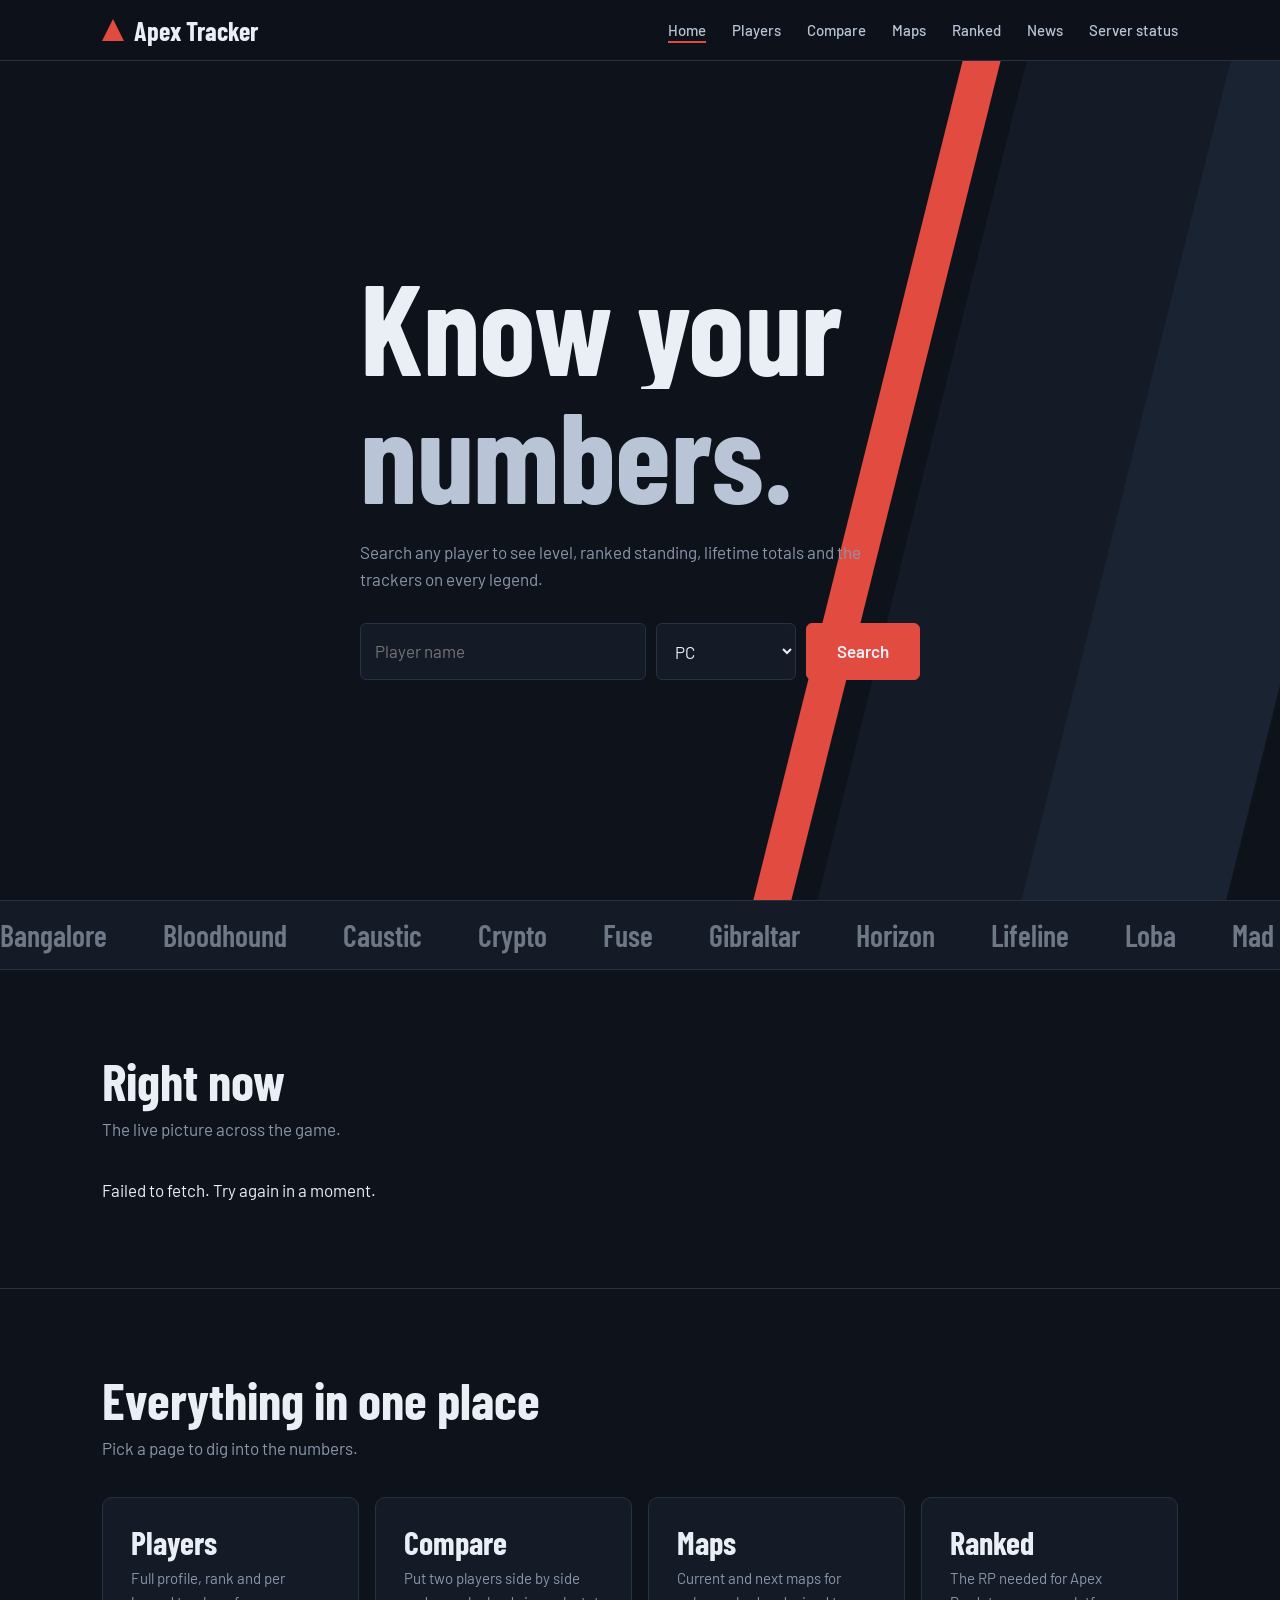
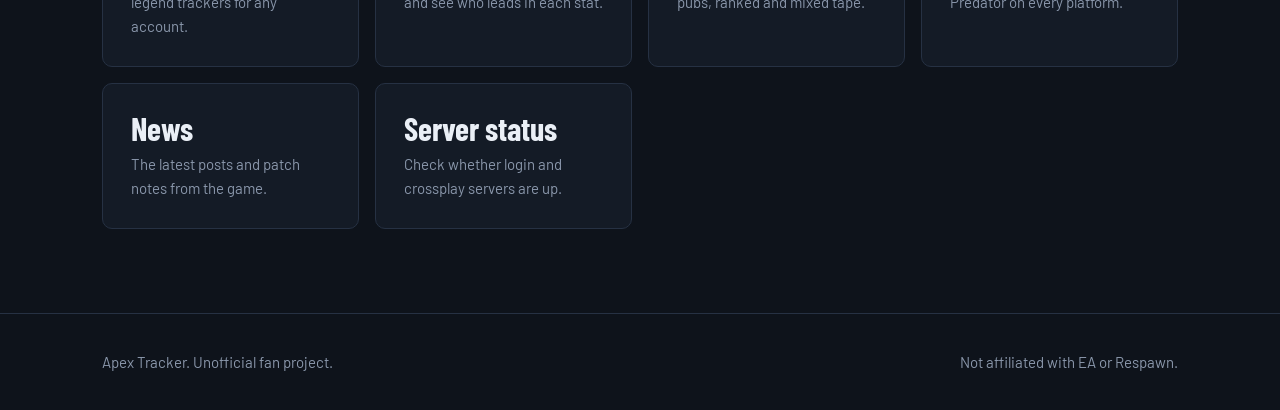
<file: index.html>
<!DOCTYPE html>
<html lang="en">
<head>
<meta charset="utf-8">
<meta name="viewport" content="width=device-width, initial-scale=1">
<title>Apex Tracker | Apex Tracker</title>
<link rel="stylesheet" href="https://fonts.googleapis.com/css2?family=Barlow+Condensed:wght@500;600;700&family=Barlow:wght@400;500;600&display=swap">
<link rel="stylesheet" href="css/style.css">
</head>
<body data-page="home">
<nav><div class="wrap">
  <a class="logo" href="index.html"><i></i>Apex Tracker</a>
  <ul>
    <li><a href="index.html" data-r="home">Home</a></li><li><a href="players.html" data-r="players">Players</a></li>
    <li><a href="compare.html" data-r="compare">Compare</a></li><li><a href="maps.html" data-r="maps">Maps</a></li>
    <li><a href="ranked.html" data-r="ranked">Ranked</a></li><li><a href="news.html" data-r="news">News</a></li>
    <li><a href="status.html" data-r="status">Server status</a></li>
  </ul>
</div></nav>
<main>
<div class="page">
<header class="hero">
    <div class="slab a"></div><div class="slab b"></div><div class="slab c"></div>
    <div class="wrap">
      <h1><span><b>Know your</b></span><span><b>numbers.</b></span></h1>
      <p class="lead">Search any player to see level, ranked standing, lifetime totals and the trackers on every legend.</p>
      <form id="hf">
        <input id="hp" placeholder="Player name" required aria-label="Player name">
        <select id="hpl" aria-label="Platform"><option value="PC">PC</option><option value="PS4">PlayStation</option><option value="X1">Xbox</option></select>
        <button type="submit">Search</button>
      </form>
    </div>
  </header>
  <div class="marq" aria-hidden="true"><div id="mq"></div></div>
  <section class="s"><div class="wrap">
    <h2 class="rv">Right now</h2>
    <p class="lead rv" style="--d:.1s">The live picture across the game.</p>
    <div class="rp" id="live">Loading</div>
  </div></section>
  <section class="s"><div class="wrap">
    <h2 class="rv">Everything in one place</h2>
    <p class="lead rv" style="--d:.1s">Pick a page to dig into the numbers.</p>
    <div class="tiles">
      <a class="tile rv" href="players.html"><h3>Players</h3><p>Full profile, rank and per legend trackers for any account.</p></a>
      <a class="tile rv" style="--d:.08s" href="compare.html"><h3>Compare</h3><p>Put two players side by side and see who leads in each stat.</p></a>
      <a class="tile rv" style="--d:.16s" href="maps.html"><h3>Maps</h3><p>Current and next maps for pubs, ranked and mixed tape.</p></a>
      <a class="tile rv" href="ranked.html"><h3>Ranked</h3><p>The RP needed for Apex Predator on every platform.</p></a>
      <a class="tile rv" style="--d:.08s" href="news.html"><h3>News</h3><p>The latest posts and patch notes from the game.</p></a>
      <a class="tile rv" style="--d:.16s" href="status.html"><h3>Server status</h3><p>Check whether login and crossplay servers are up.</p></a>
    </div>
  </div></section>
</div>
</main>
<footer><div class="wrap"><span>Apex Tracker. Unofficial fan project.</span><span>Not affiliated with EA or Respawn.</span></div></footer>
<script src="js/config.js"></script>
<script src="js/app.js"></script>
</body>
</html>
</file>
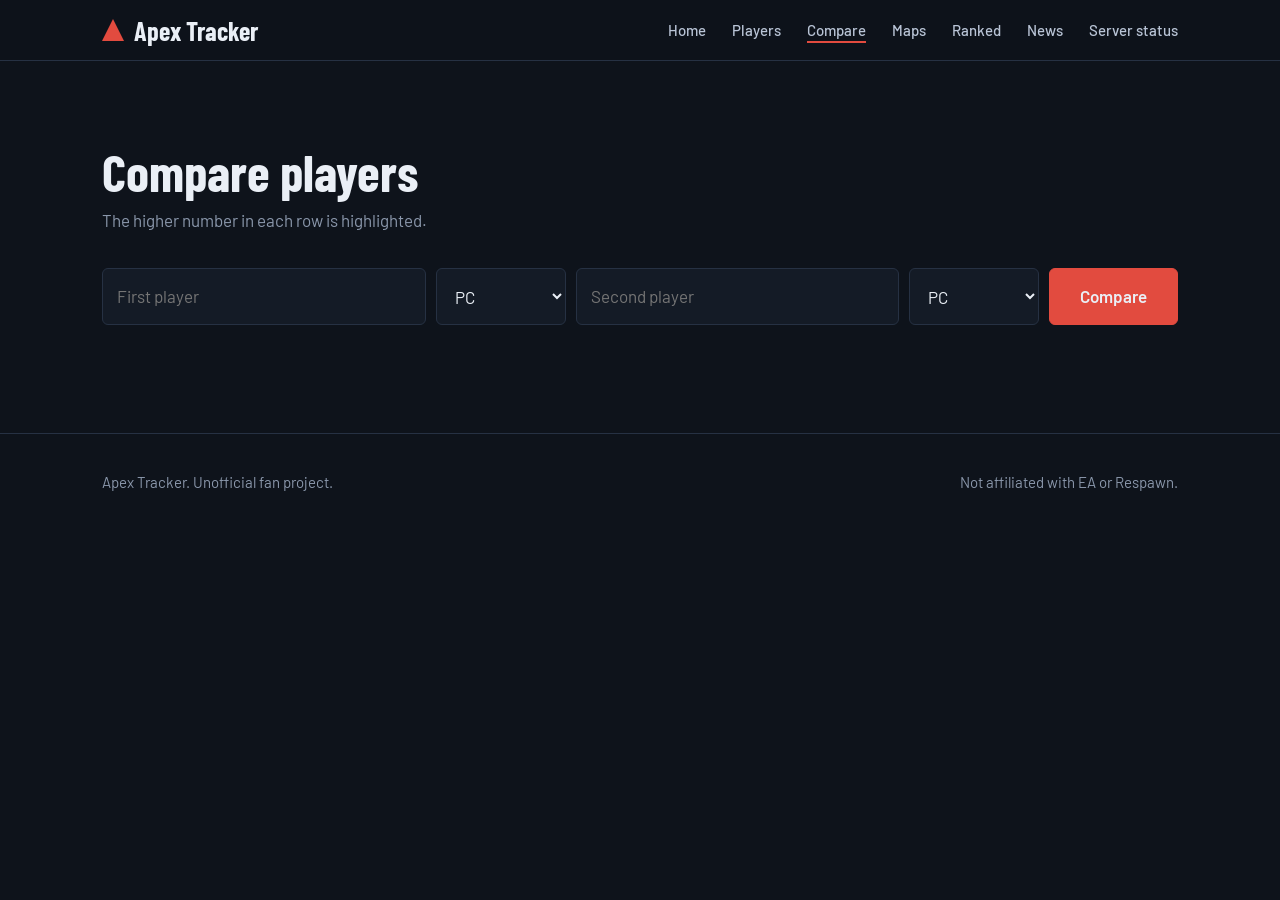
<file: compare.html>
<!DOCTYPE html>
<html lang="en">
<head>
<meta charset="utf-8">
<meta name="viewport" content="width=device-width, initial-scale=1">
<title>Compare | Apex Tracker</title>
<link rel="stylesheet" href="https://fonts.googleapis.com/css2?family=Barlow+Condensed:wght@500;600;700&family=Barlow:wght@400;500;600&display=swap">
<link rel="stylesheet" href="css/style.css">
</head>
<body data-page="compare">
<nav><div class="wrap">
  <a class="logo" href="index.html"><i></i>Apex Tracker</a>
  <ul>
    <li><a href="index.html" data-r="home">Home</a></li><li><a href="players.html" data-r="players">Players</a></li>
    <li><a href="compare.html" data-r="compare">Compare</a></li><li><a href="maps.html" data-r="maps">Maps</a></li>
    <li><a href="ranked.html" data-r="ranked">Ranked</a></li><li><a href="news.html" data-r="news">News</a></li>
    <li><a href="status.html" data-r="status">Server status</a></li>
  </ul>
</div></nav>
<main>
<div class="page">
<section class="s"><div class="wrap">
  <h2 class="rv">Compare players</h2>
  <p class="lead rv" style="--d:.1s">The higher number in each row is highlighted.</p>
  <form class="cf" id="cf" style="animation:none;opacity:1;max-width:none">
    <input id="ca" placeholder="First player" required aria-label="First player">
    <select id="cap" aria-label="First platform"><option value="PC">PC</option><option value="PS4">PlayStation</option><option value="X1">Xbox</option></select>
    <input id="cb" placeholder="Second player" required aria-label="Second player">
    <select id="cbp" aria-label="Second platform"><option value="PC">PC</option><option value="PS4">PlayStation</option><option value="X1">Xbox</option></select>
    <button type="submit">Compare</button>
  </form>
  <div id="cmsg" role="status"></div>
  <div id="cout" style="margin-top:24px"></div>
</div></section>
</div>
</main>
<footer><div class="wrap"><span>Apex Tracker. Unofficial fan project.</span><span>Not affiliated with EA or Respawn.</span></div></footer>
<script src="js/config.js"></script>
<script src="js/app.js"></script>
</body>
</html>
</file>
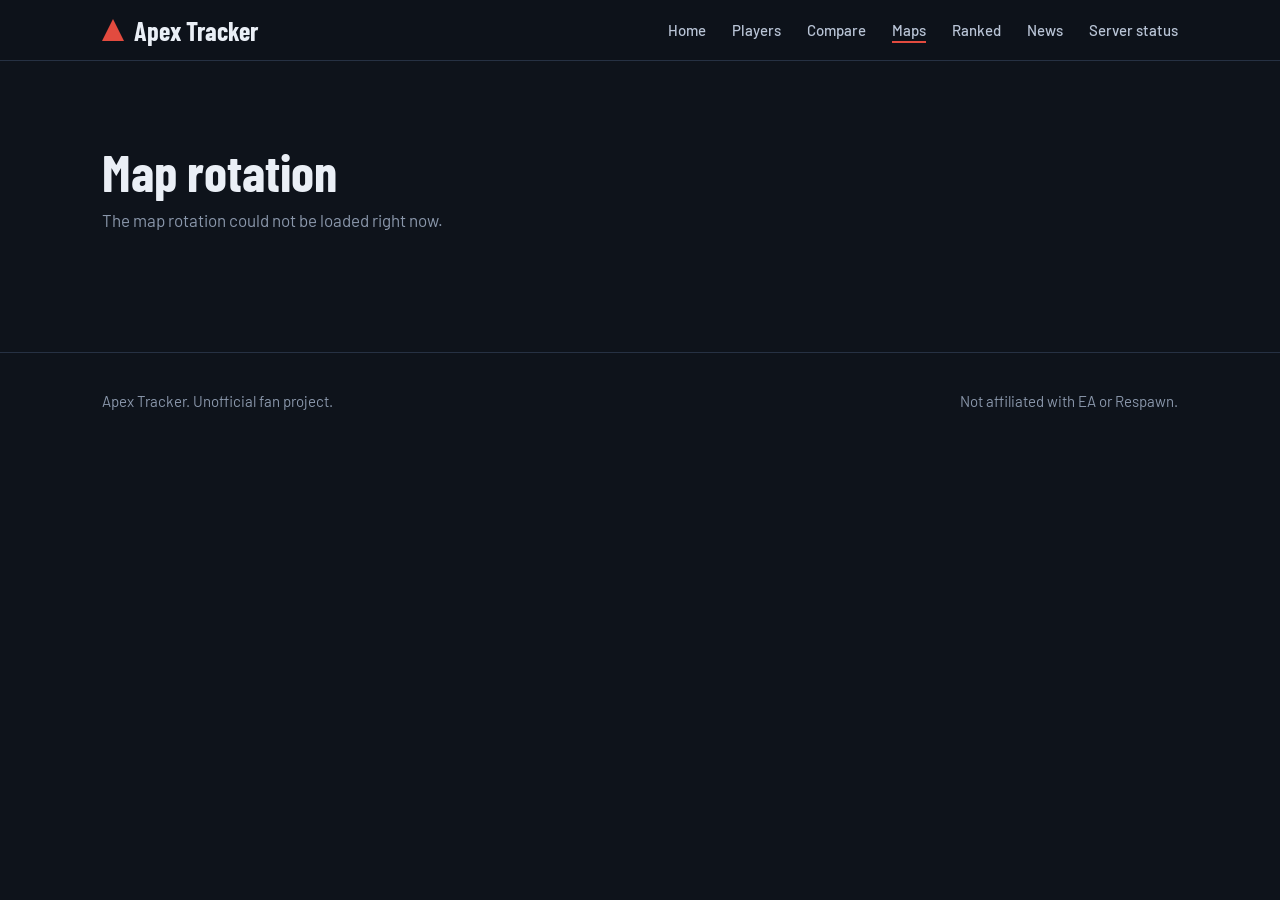
<file: maps.html>
<!DOCTYPE html>
<html lang="en">
<head>
<meta charset="utf-8">
<meta name="viewport" content="width=device-width, initial-scale=1">
<title>Maps | Apex Tracker</title>
<link rel="stylesheet" href="https://fonts.googleapis.com/css2?family=Barlow+Condensed:wght@500;600;700&family=Barlow:wght@400;500;600&display=swap">
<link rel="stylesheet" href="css/style.css">
</head>
<body data-page="maps">
<nav><div class="wrap">
  <a class="logo" href="index.html"><i></i>Apex Tracker</a>
  <ul>
    <li><a href="index.html" data-r="home">Home</a></li><li><a href="players.html" data-r="players">Players</a></li>
    <li><a href="compare.html" data-r="compare">Compare</a></li><li><a href="maps.html" data-r="maps">Maps</a></li>
    <li><a href="ranked.html" data-r="ranked">Ranked</a></li><li><a href="news.html" data-r="news">News</a></li>
    <li><a href="status.html" data-r="status">Server status</a></li>
  </ul>
</div></nav>
<main>
<div class="page">
<section class="s"><div class="wrap">
  <h2 class="rv">Map rotation</h2>
  <p class="lead rv" style="--d:.1s" id="mapsNote">Loading the current rotation.</p>
  <div class="maps" id="mapsGrid"></div>
</div></section>
</div>
</main>
<footer><div class="wrap"><span>Apex Tracker. Unofficial fan project.</span><span>Not affiliated with EA or Respawn.</span></div></footer>
<script src="js/config.js"></script>
<script src="js/app.js"></script>
</body>
</html>
</file>
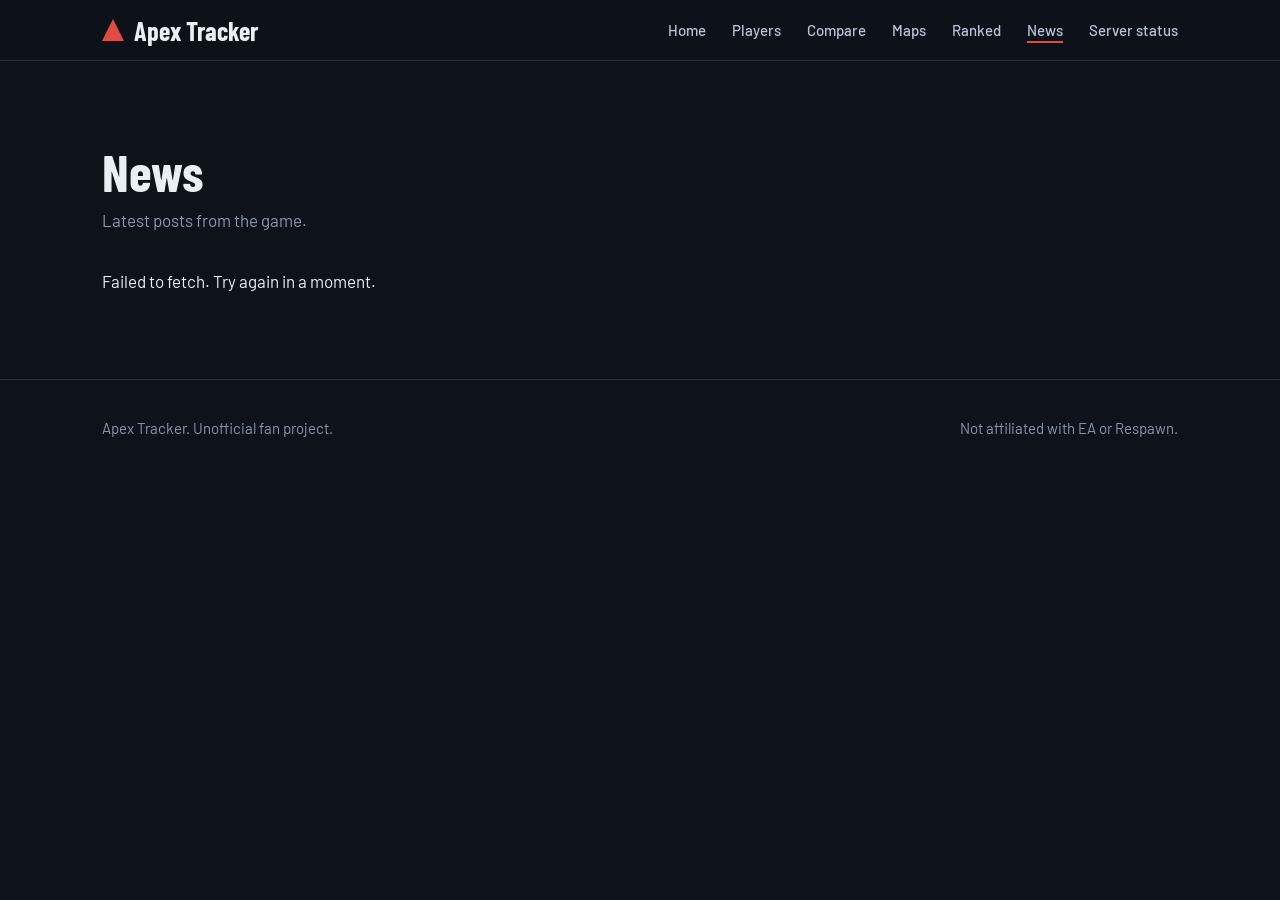
<file: news.html>
<!DOCTYPE html>
<html lang="en">
<head>
<meta charset="utf-8">
<meta name="viewport" content="width=device-width, initial-scale=1">
<title>News | Apex Tracker</title>
<link rel="stylesheet" href="https://fonts.googleapis.com/css2?family=Barlow+Condensed:wght@500;600;700&family=Barlow:wght@400;500;600&display=swap">
<link rel="stylesheet" href="css/style.css">
</head>
<body data-page="news">
<nav><div class="wrap">
  <a class="logo" href="index.html"><i></i>Apex Tracker</a>
  <ul>
    <li><a href="index.html" data-r="home">Home</a></li><li><a href="players.html" data-r="players">Players</a></li>
    <li><a href="compare.html" data-r="compare">Compare</a></li><li><a href="maps.html" data-r="maps">Maps</a></li>
    <li><a href="ranked.html" data-r="ranked">Ranked</a></li><li><a href="news.html" data-r="news">News</a></li>
    <li><a href="status.html" data-r="status">Server status</a></li>
  </ul>
</div></nav>
<main>
<div class="page">
<section class="s"><div class="wrap">
  <h2 class="rv">News</h2>
  <p class="lead rv" style="--d:.1s">Latest posts from the game.</p>
  <div class="news" id="newsGrid">Loading</div>
</div></section>
</div>
</main>
<footer><div class="wrap"><span>Apex Tracker. Unofficial fan project.</span><span>Not affiliated with EA or Respawn.</span></div></footer>
<script src="js/config.js"></script>
<script src="js/app.js"></script>
</body>
</html>
</file>
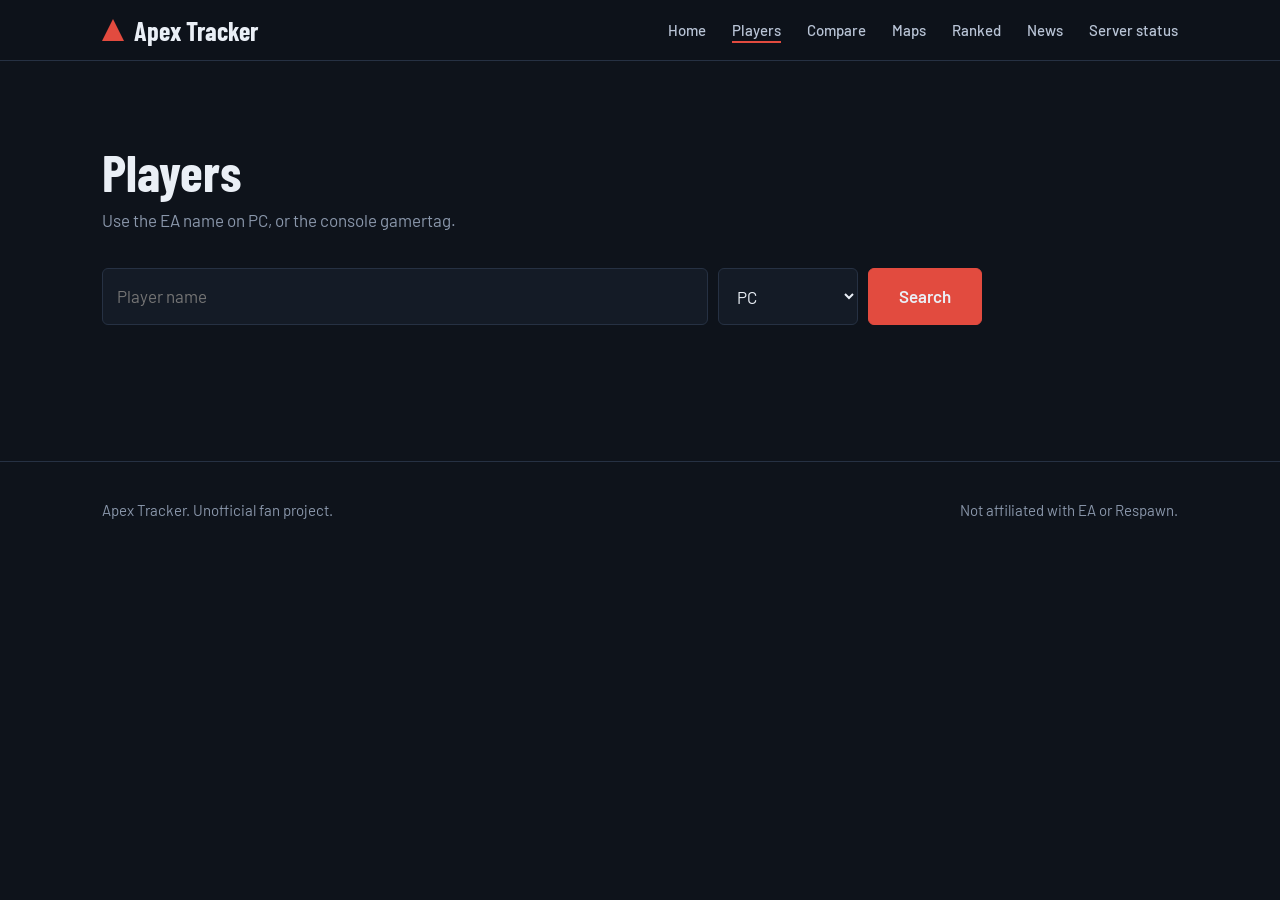
<file: players.html>
<!DOCTYPE html>
<html lang="en">
<head>
<meta charset="utf-8">
<meta name="viewport" content="width=device-width, initial-scale=1">
<title>Players | Apex Tracker</title>
<link rel="stylesheet" href="https://fonts.googleapis.com/css2?family=Barlow+Condensed:wght@500;600;700&family=Barlow:wght@400;500;600&display=swap">
<link rel="stylesheet" href="css/style.css">
</head>
<body data-page="players">
<nav><div class="wrap">
  <a class="logo" href="index.html"><i></i>Apex Tracker</a>
  <ul>
    <li><a href="index.html" data-r="home">Home</a></li><li><a href="players.html" data-r="players">Players</a></li>
    <li><a href="compare.html" data-r="compare">Compare</a></li><li><a href="maps.html" data-r="maps">Maps</a></li>
    <li><a href="ranked.html" data-r="ranked">Ranked</a></li><li><a href="news.html" data-r="news">News</a></li>
    <li><a href="status.html" data-r="status">Server status</a></li>
  </ul>
</div></nav>
<main>
<div class="page">
<section class="s"><div class="wrap">
  <h2 class="rv">Players</h2>
  <p class="lead rv" style="--d:.1s">Use the EA name on PC, or the console gamertag.</p>
  <form id="f">
    <input id="player" placeholder="Player name" required aria-label="Player name">
    <select id="platform" aria-label="Platform"><option value="PC">PC</option><option value="PS4">PlayStation</option><option value="X1">Xbox</option></select>
    <button type="submit">Search</button>
  </form>
  <div class="recent" id="recent"></div>
  <div id="msg" role="status"></div>
  <div id="lookup" hidden style="margin-top:40px"><div id="out"></div></div>
</div></section>
</div>
</main>
<footer><div class="wrap"><span>Apex Tracker. Unofficial fan project.</span><span>Not affiliated with EA or Respawn.</span></div></footer>
<script src="js/config.js"></script>
<script src="js/app.js"></script>
</body>
</html>
</file>
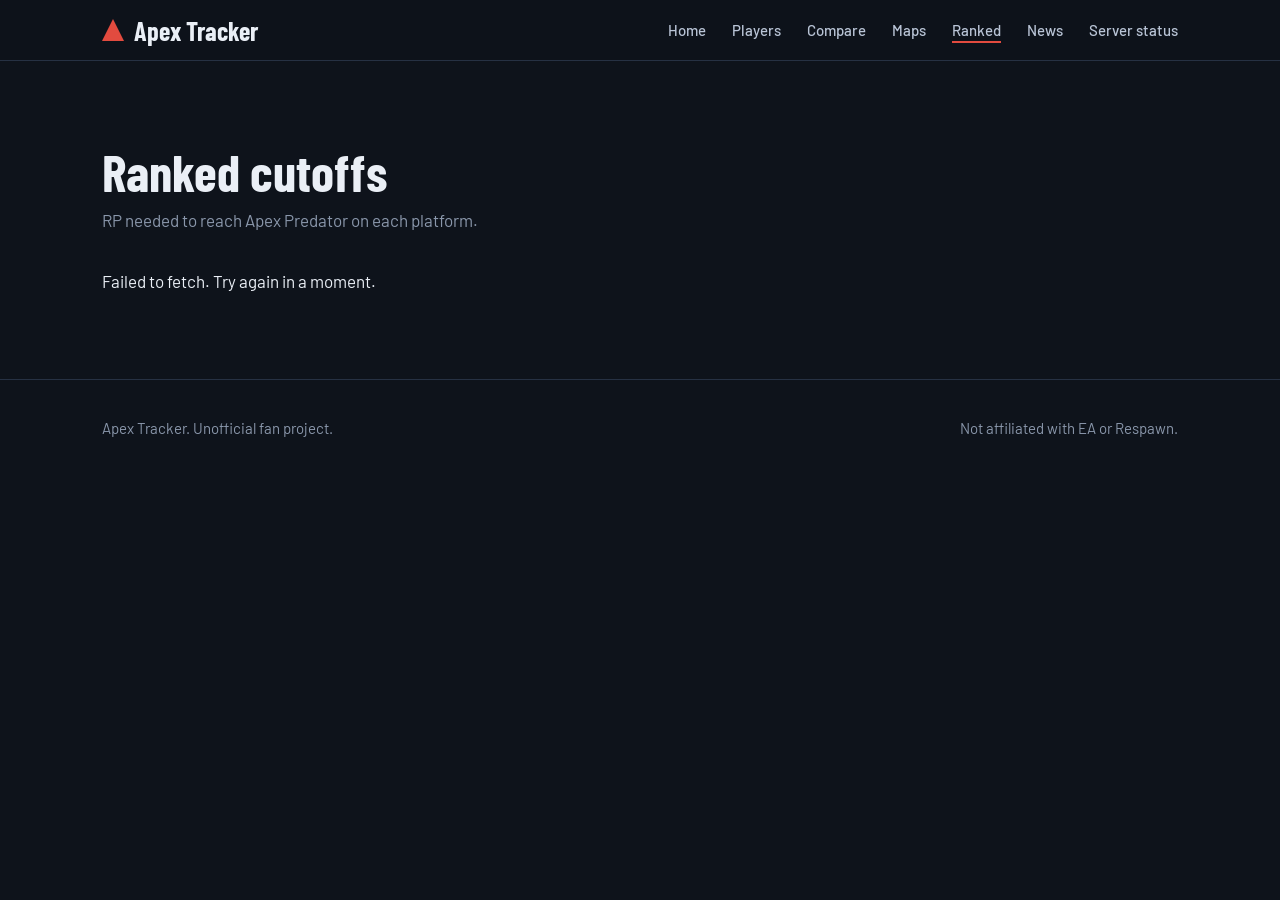
<file: ranked.html>
<!DOCTYPE html>
<html lang="en">
<head>
<meta charset="utf-8">
<meta name="viewport" content="width=device-width, initial-scale=1">
<title>Ranked | Apex Tracker</title>
<link rel="stylesheet" href="https://fonts.googleapis.com/css2?family=Barlow+Condensed:wght@500;600;700&family=Barlow:wght@400;500;600&display=swap">
<link rel="stylesheet" href="css/style.css">
</head>
<body data-page="ranked">
<nav><div class="wrap">
  <a class="logo" href="index.html"><i></i>Apex Tracker</a>
  <ul>
    <li><a href="index.html" data-r="home">Home</a></li><li><a href="players.html" data-r="players">Players</a></li>
    <li><a href="compare.html" data-r="compare">Compare</a></li><li><a href="maps.html" data-r="maps">Maps</a></li>
    <li><a href="ranked.html" data-r="ranked">Ranked</a></li><li><a href="news.html" data-r="news">News</a></li>
    <li><a href="status.html" data-r="status">Server status</a></li>
  </ul>
</div></nav>
<main>
<div class="page">
<section class="s"><div class="wrap">
  <h2 class="rv">Ranked cutoffs</h2>
  <p class="lead rv" style="--d:.1s">RP needed to reach Apex Predator on each platform.</p>
  <div class="rp" id="rpGrid">Loading</div>
</div></section>
</div>
</main>
<footer><div class="wrap"><span>Apex Tracker. Unofficial fan project.</span><span>Not affiliated with EA or Respawn.</span></div></footer>
<script src="js/config.js"></script>
<script src="js/app.js"></script>
</body>
</html>
</file>
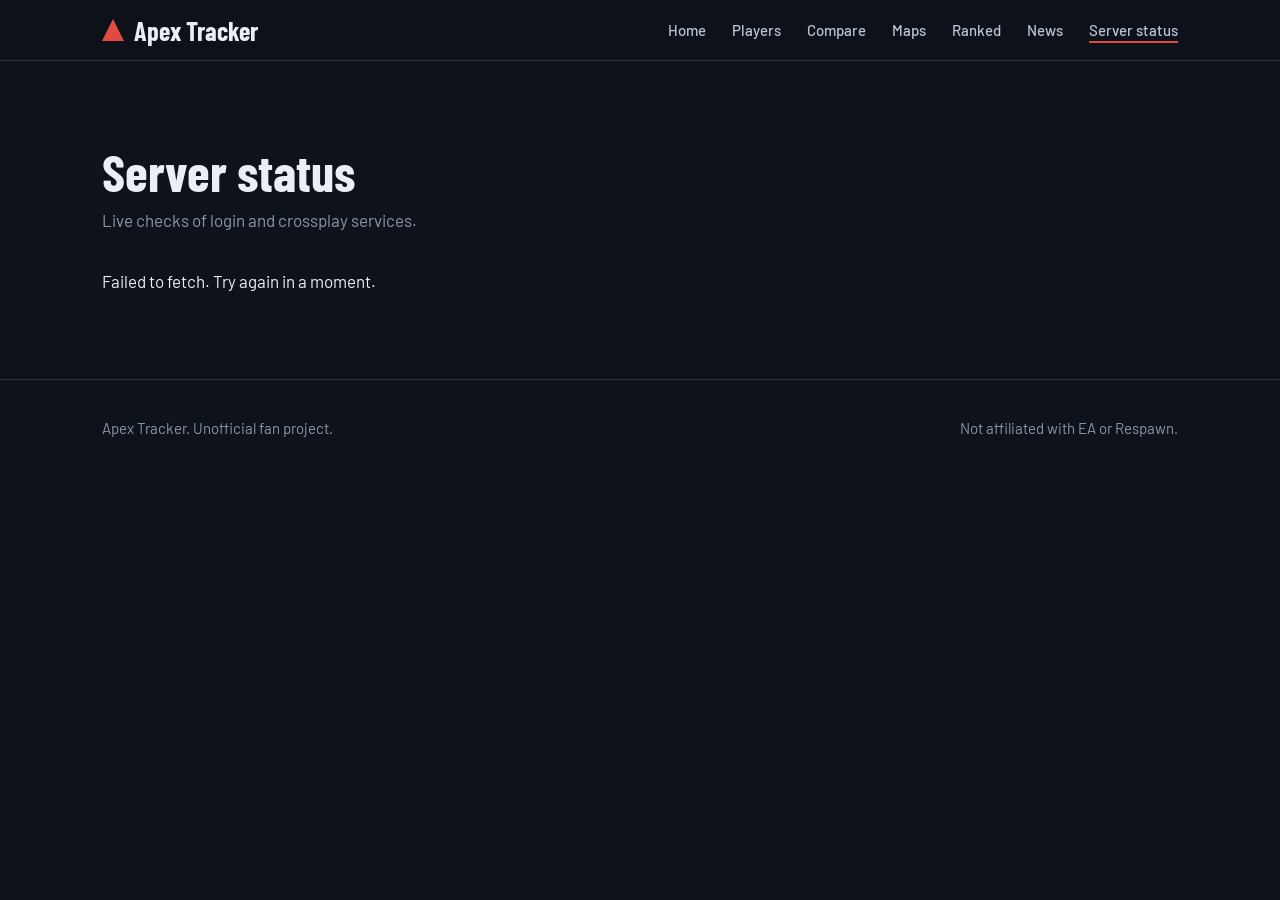
<file: status.html>
<!DOCTYPE html>
<html lang="en">
<head>
<meta charset="utf-8">
<meta name="viewport" content="width=device-width, initial-scale=1">
<title>Server status | Apex Tracker</title>
<link rel="stylesheet" href="https://fonts.googleapis.com/css2?family=Barlow+Condensed:wght@500;600;700&family=Barlow:wght@400;500;600&display=swap">
<link rel="stylesheet" href="css/style.css">
</head>
<body data-page="status">
<nav><div class="wrap">
  <a class="logo" href="index.html"><i></i>Apex Tracker</a>
  <ul>
    <li><a href="index.html" data-r="home">Home</a></li><li><a href="players.html" data-r="players">Players</a></li>
    <li><a href="compare.html" data-r="compare">Compare</a></li><li><a href="maps.html" data-r="maps">Maps</a></li>
    <li><a href="ranked.html" data-r="ranked">Ranked</a></li><li><a href="news.html" data-r="news">News</a></li>
    <li><a href="status.html" data-r="status">Server status</a></li>
  </ul>
</div></nav>
<main>
<div class="page">
<section class="s"><div class="wrap">
  <h2 class="rv">Server status</h2>
  <p class="lead rv" style="--d:.1s">Live checks of login and crossplay services.</p>
  <div class="rp" id="svGrid">Loading</div>
</div></section>
</div>
</main>
<footer><div class="wrap"><span>Apex Tracker. Unofficial fan project.</span><span>Not affiliated with EA or Respawn.</span></div></footer>
<script src="js/config.js"></script>
<script src="js/app.js"></script>
</body>
</html>
</file>
<file: css/style.css>
:root{--bg:#0e131b;--bg2:#141b26;--line:#263143;--text:#eaeff6;--muted:#8a97ab;--red:#e24b3f;--steel:#b9c4d6;--ease:cubic-bezier(.2,.7,.2,1);
--head:"Barlow Condensed","Arial Narrow",sans-serif;--body:"Barlow",system-ui,sans-serif}
*{box-sizing:border-box}html{scroll-behavior:smooth;scroll-padding-top:70px}
body{margin:0;background:var(--bg);color:var(--text);font:400 17px/1.6 var(--body);overflow-x:hidden}
a{color:inherit}
.wrap{max-width:1120px;margin:0 auto;padding:0 22px}
h1,h2,h3{font-family:var(--head);margin:0;line-height:1}
h2{font-size:clamp(34px,5vw,52px);margin-bottom:10px}
.lead{color:var(--muted);max-width:56ch;margin:0 0 34px}
/* nav */
nav{position:sticky;top:0;z-index:20;background:rgba(14,19,27,.9);backdrop-filter:blur(8px);border-bottom:1px solid var(--line)}
nav .wrap{display:flex;align-items:center;justify-content:space-between;height:60px}
.logo{font:700 26px var(--head);text-decoration:none;display:flex;align-items:center;gap:10px}
.logo i{width:22px;height:22px;background:var(--red);clip-path:polygon(50% 0,100% 100%,0 100%);display:block}
nav ul{display:flex;gap:26px;list-style:none;margin:0;padding:0}
nav ul a{text-decoration:none;color:var(--steel);font-weight:500;font-size:15px;position:relative;padding:4px 0}
nav ul a::after{content:"";position:absolute;left:0;bottom:0;height:2px;width:100%;background:var(--red);transform:scaleX(0);transform-origin:left;transition:transform .35s var(--ease)}
nav ul a:hover::after{transform:scaleX(1)}
/* hero */
.hero{position:relative;min-height:calc(100vh - 60px);display:flex;align-items:center;overflow:hidden;border-bottom:1px solid var(--line)}
.slab{position:absolute;top:-10%;bottom:-10%;transform:skewX(-14deg) translateX(120%);animation:slab 1.4s var(--ease) forwards}
.slab.a{right:8%;width:20%;background:var(--bg2);animation-delay:.1s}
.slab.b{right:-4%;width:16%;background:#1a2331;animation-delay:.3s}
.slab.c{right:30%;width:3%;background:var(--red);animation-delay:.55s}
@keyframes slab{to{transform:skewX(-14deg) translateX(0)}}
.hero .wrap{position:relative;z-index:2;padding-top:50px;padding-bottom:70px}
.hero h1{font-size:clamp(56px,10vw,128px);font-weight:700;letter-spacing:-.5px}
.hero h1 span{display:block;overflow:hidden}
.hero h1 span b{display:block;font-weight:inherit;transform:translateY(105%);animation:up .9s var(--ease) forwards}
.hero h1 span:nth-child(2) b{animation-delay:.15s;color:var(--steel)}
@keyframes up{to{transform:none}}
.hero p.lead{margin:22px 0 30px;opacity:0;animation:fade .8s .7s forwards}
@keyframes fade{to{opacity:1}}
form{display:grid;grid-template-columns:2fr 140px auto;gap:10px;max-width:880px;opacity:0;animation:fade .8s .9s forwards}
input,select,button{font:inherit;color:var(--text);background:var(--bg2);border:1px solid var(--line);border-radius:6px;padding:14px;min-width:0}
input,select{transition:border-color .2s}
input:focus,select:focus{outline:none;border-color:var(--steel)}
button{background:var(--red);border-color:var(--red);font-weight:600;cursor:pointer;transition:transform .2s var(--ease),background .2s;padding:14px 30px}
button:hover{background:#ee5a4e;transform:translateY(-2px)}
button:active{transform:none}
button:focus-visible,a:focus-visible{outline:2px solid var(--steel);outline-offset:2px}
.recent{display:flex;gap:8px;flex-wrap:wrap;margin-top:14px}
.chip{background:transparent;border:1px solid var(--line);color:var(--steel);padding:6px 14px;font-size:14px;border-radius:20px}
.chip:hover{border-color:var(--steel);background:transparent;transform:none}
#msg{min-height:26px;margin-top:12px;color:var(--muted)}#msg.err{color:#ff8b84}
/* marquee */
.marq{overflow:hidden;border-bottom:1px solid var(--line);background:var(--bg2);padding:16px 0}
.marq div{display:flex;gap:56px;width:max-content;animation:marq 40s linear infinite;font:600 30px var(--head);color:var(--steel);white-space:nowrap}
.marq span{opacity:.55}
@keyframes marq{to{transform:translateX(-50%)}}
/* sections */
section.s{padding:84px 0;border-bottom:1px solid var(--line)}
.rv{opacity:0;transform:translateY(26px);transition:opacity .8s var(--ease),transform .8s var(--ease);transition-delay:var(--d,0s)}
.rv.in{opacity:1;transform:none}
.panel{background:var(--bg2);border:1px solid var(--line);border-radius:10px;padding:26px}
.profile{display:grid;grid-template-columns:1.1fr 1fr;gap:20px;margin-bottom:20px}
.pname{font:700 clamp(40px,6vw,68px)/1 var(--head)}
.state{color:var(--muted);margin:6px 0 22px;display:flex;align-items:center;gap:8px}
.state i{width:9px;height:9px;border-radius:50%;background:var(--muted)}.state i.on{background:#4fc48a}
.bar{height:10px;background:var(--line);border-radius:5px;overflow:hidden;margin:10px 0 6px}
.bar i{display:block;height:100%;width:0;background:var(--red);transition:width 1.6s .3s var(--ease)}
.rank{display:flex;gap:22px;align-items:center}
.rank img{width:110px;height:110px;object-fit:contain;transform:scale(.6) rotate(-8deg);opacity:0;transition:all .9s .2s var(--ease)}
.in .rank img{transform:none;opacity:1}
.rank b{font:700 44px/1 var(--head);display:block}
.big{font:600 56px/1 var(--head)}
.totals{display:grid;grid-template-columns:repeat(auto-fill,minmax(170px,1fr));gap:26px 20px;margin-top:6px}
.tot b{font:700 44px/1 var(--head);display:block}
.tot span{color:var(--muted);font-size:15px}
.legends{display:grid;grid-template-columns:repeat(auto-fill,minmax(250px,1fr));gap:16px;margin-top:20px}
.lg{background:var(--bg2);border:1px solid var(--line);border-radius:10px;overflow:hidden;transition:transform .35s var(--ease),border-color .35s}
.lg:hover{transform:translateY(-6px);border-color:var(--steel)}
.lg.sel{border-color:var(--red)}
.lg .hd{height:110px;background:#1a2331 center/cover;position:relative}
.lg .hd::after{content:"";position:absolute;inset:0;background:linear-gradient(transparent 30%,var(--bg2))}
.lg h3{font-size:28px;padding:0 18px;margin-top:-26px;position:relative;z-index:1}
.lg ul{list-style:none;margin:0;padding:10px 18px 18px}
.lg li{display:flex;justify-content:space-between;gap:10px;padding:5px 0;font-size:15px;border-bottom:1px solid var(--line)}
.lg li:last-child{border:0}.lg li span{color:var(--muted)}
/* maps */
.maps{display:grid;grid-template-columns:repeat(auto-fit,minmax(300px,1fr));gap:18px}
.mp{position:relative;min-height:260px;border-radius:10px;overflow:hidden;border:1px solid var(--line);background:#1a2331 center/cover;display:flex;flex-direction:column;justify-content:flex-end;padding:22px}
.mp::before{content:"";position:absolute;inset:0;background:linear-gradient(transparent 20%,rgba(10,14,20,.95));transition:opacity .4s}
.mp{background-size:108%;transition:background-size 1.2s var(--ease)}.mp:hover{background-size:118%}
.mp>*{position:relative}
.mp .md{color:var(--steel);font-weight:500}
.mp h3{font-size:46px;margin:4px 0 8px}
.mp .nx{color:var(--muted);font-size:15px}
.cd{font:600 30px var(--head);font-variant-numeric:tabular-nums}
footer{padding:36px 0;color:var(--muted);font-size:15px}
footer .wrap{display:flex;justify-content:space-between;flex-wrap:wrap;gap:10px}
@media(max-width:760px){form{grid-template-columns:1fr 1fr}.profile{grid-template-columns:1fr}nav ul{display:none}.slab.a{display:none}}
@media(prefers-reduced-motion:reduce){*{animation-duration:.01s!important;animation-delay:0s!important;transition:none!important}.marq div{animation:none}.rv{opacity:1;transform:none}}

.page{animation:pg .6s var(--ease)}@keyframes pg{from{opacity:0;transform:translateY(14px)}}
nav ul a.act::after{transform:scaleX(1)}
.tiles{display:grid;grid-template-columns:repeat(auto-fit,minmax(250px,1fr));gap:16px}
.tile{display:block;text-decoration:none;background:var(--bg2);border:1px solid var(--line);border-radius:10px;padding:28px;position:relative;overflow:hidden;transition:transform .4s var(--ease),border-color .4s}
.tile::before{content:"";position:absolute;left:0;top:0;height:3px;width:100%;background:var(--red);transform:scaleX(0);transform-origin:left;transition:transform .45s var(--ease)}
.tile:hover::before{transform:scaleX(1)}.tile:hover{transform:translateY(-6px);border-color:var(--steel)}
.tile h3{font-size:32px;margin-bottom:8px}.tile p{margin:0;color:var(--muted);font-size:15px}
.rp{display:grid;grid-template-columns:repeat(auto-fit,minmax(230px,1fr));gap:16px}
.lbl2{display:block;color:var(--muted);font-size:15px;margin-bottom:8px}.sm{color:var(--muted);font-size:15px;margin-top:8px}
.cmp{width:100%;border-collapse:collapse}.cmp th{font:700 32px var(--head);text-align:left;padding:10px 12px}
.cmp td{padding:13px 12px;border-bottom:1px solid var(--line)}.cmp td:first-child{color:var(--muted)}.cmp .w{color:var(--red);font-weight:600}
.cf{display:grid;grid-template-columns:1fr 130px 1fr 130px auto;gap:10px;margin-bottom:12px}
.news{display:grid;grid-template-columns:repeat(auto-fill,minmax(300px,1fr));gap:18px}
.nw{display:block;text-decoration:none;background:var(--bg2);border:1px solid var(--line);border-radius:10px;overflow:hidden;transition:transform .4s var(--ease),border-color .4s}
.nw:hover{transform:translateY(-6px);border-color:var(--steel)}.nw img{width:100%;height:170px;object-fit:cover;display:block;transition:transform 1s var(--ease)}.nw:hover img{transform:scale(1.06)}
.nw .t{padding:18px}.nw h3{font-size:26px;margin-bottom:8px}.nw p{margin:0;color:var(--muted);font-size:15px}
.nw{overflow:hidden}
.st{list-style:none;margin:0;padding:0}.st li{display:flex;align-items:center;gap:10px;padding:7px 0;border-bottom:1px solid var(--line);font-size:15px}
.st i{width:9px;height:9px;border-radius:50%;background:var(--red)}.st i.on{background:#4fc48a}.st em{margin-left:auto;font-style:normal;color:var(--muted)}
@media(max-width:900px){.cf{grid-template-columns:1fr 1fr}}
@media(max-width:760px){nav .wrap{height:auto;padding:10px 22px;flex-wrap:wrap;gap:6px}nav ul{display:flex;overflow-x:auto;gap:18px;width:100%}}
</file>
